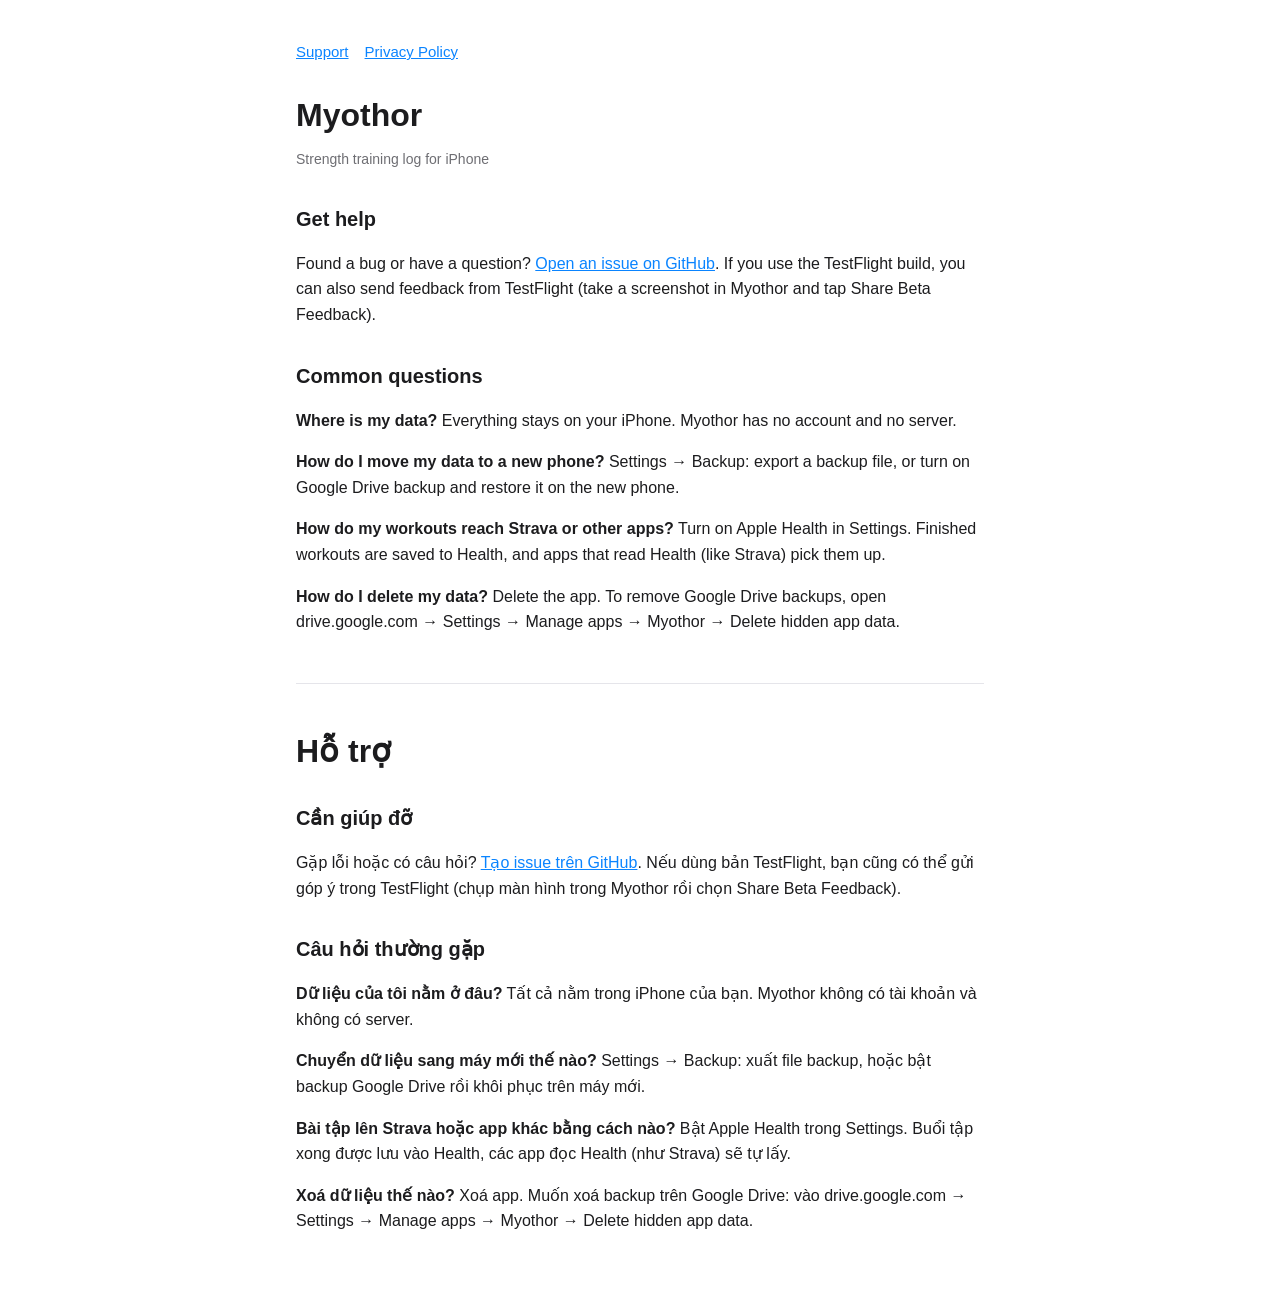
<file: index.html>
<!doctype html>
<html lang="en">
<head>
<meta charset="utf-8">
<meta name="viewport" content="width=device-width, initial-scale=1">
<title>Myothor Support</title>
<meta name="description" content="Support for Myothor, a strength training log for iPhone.">
<link rel="stylesheet" href="style.css">
</head>
<body>
<main>
<nav><a href="./">Support</a><a href="privacy.html">Privacy Policy</a></nav>

<h1>Myothor</h1>
<p class="muted">Strength training log for iPhone</p>

<h2>Get help</h2>
<p>Found a bug or have a question? <a href="https://github.com/huynhtamhao/myothor-site/issues/new">Open an issue on GitHub</a>. If you use the TestFlight build, you can also send feedback from TestFlight (take a screenshot in Myothor and tap Share Beta Feedback).</p>

<h2>Common questions</h2>
<p><strong>Where is my data?</strong> Everything stays on your iPhone. Myothor has no account and no server.</p>
<p><strong>How do I move my data to a new phone?</strong> Settings → Backup: export a backup file, or turn on Google Drive backup and restore it on the new phone.</p>
<p><strong>How do my workouts reach Strava or other apps?</strong> Turn on Apple Health in Settings. Finished workouts are saved to Health, and apps that read Health (like Strava) pick them up.</p>
<p><strong>How do I delete my data?</strong> Delete the app. To remove Google Drive backups, open drive.google.com → Settings → Manage apps → Myothor → Delete hidden app data.</p>

<hr>

<h1 lang="vi">Hỗ trợ</h1>
<div lang="vi">
<h2>Cần giúp đỡ</h2>
<p>Gặp lỗi hoặc có câu hỏi? <a href="https://github.com/huynhtamhao/myothor-site/issues/new">Tạo issue trên GitHub</a>. Nếu dùng bản TestFlight, bạn cũng có thể gửi góp ý trong TestFlight (chụp màn hình trong Myothor rồi chọn Share Beta Feedback).</p>

<h2>Câu hỏi thường gặp</h2>
<p><strong>Dữ liệu của tôi nằm ở đâu?</strong> Tất cả nằm trong iPhone của bạn. Myothor không có tài khoản và không có server.</p>
<p><strong>Chuyển dữ liệu sang máy mới thế nào?</strong> Settings → Backup: xuất file backup, hoặc bật backup Google Drive rồi khôi phục trên máy mới.</p>
<p><strong>Bài tập lên Strava hoặc app khác bằng cách nào?</strong> Bật Apple Health trong Settings. Buổi tập xong được lưu vào Health, các app đọc Health (như Strava) sẽ tự lấy.</p>
<p><strong>Xoá dữ liệu thế nào?</strong> Xoá app. Muốn xoá backup trên Google Drive: vào drive.google.com → Settings → Manage apps → Myothor → Delete hidden app data.</p>
</div>
</main>
</body>
</html>
</file>
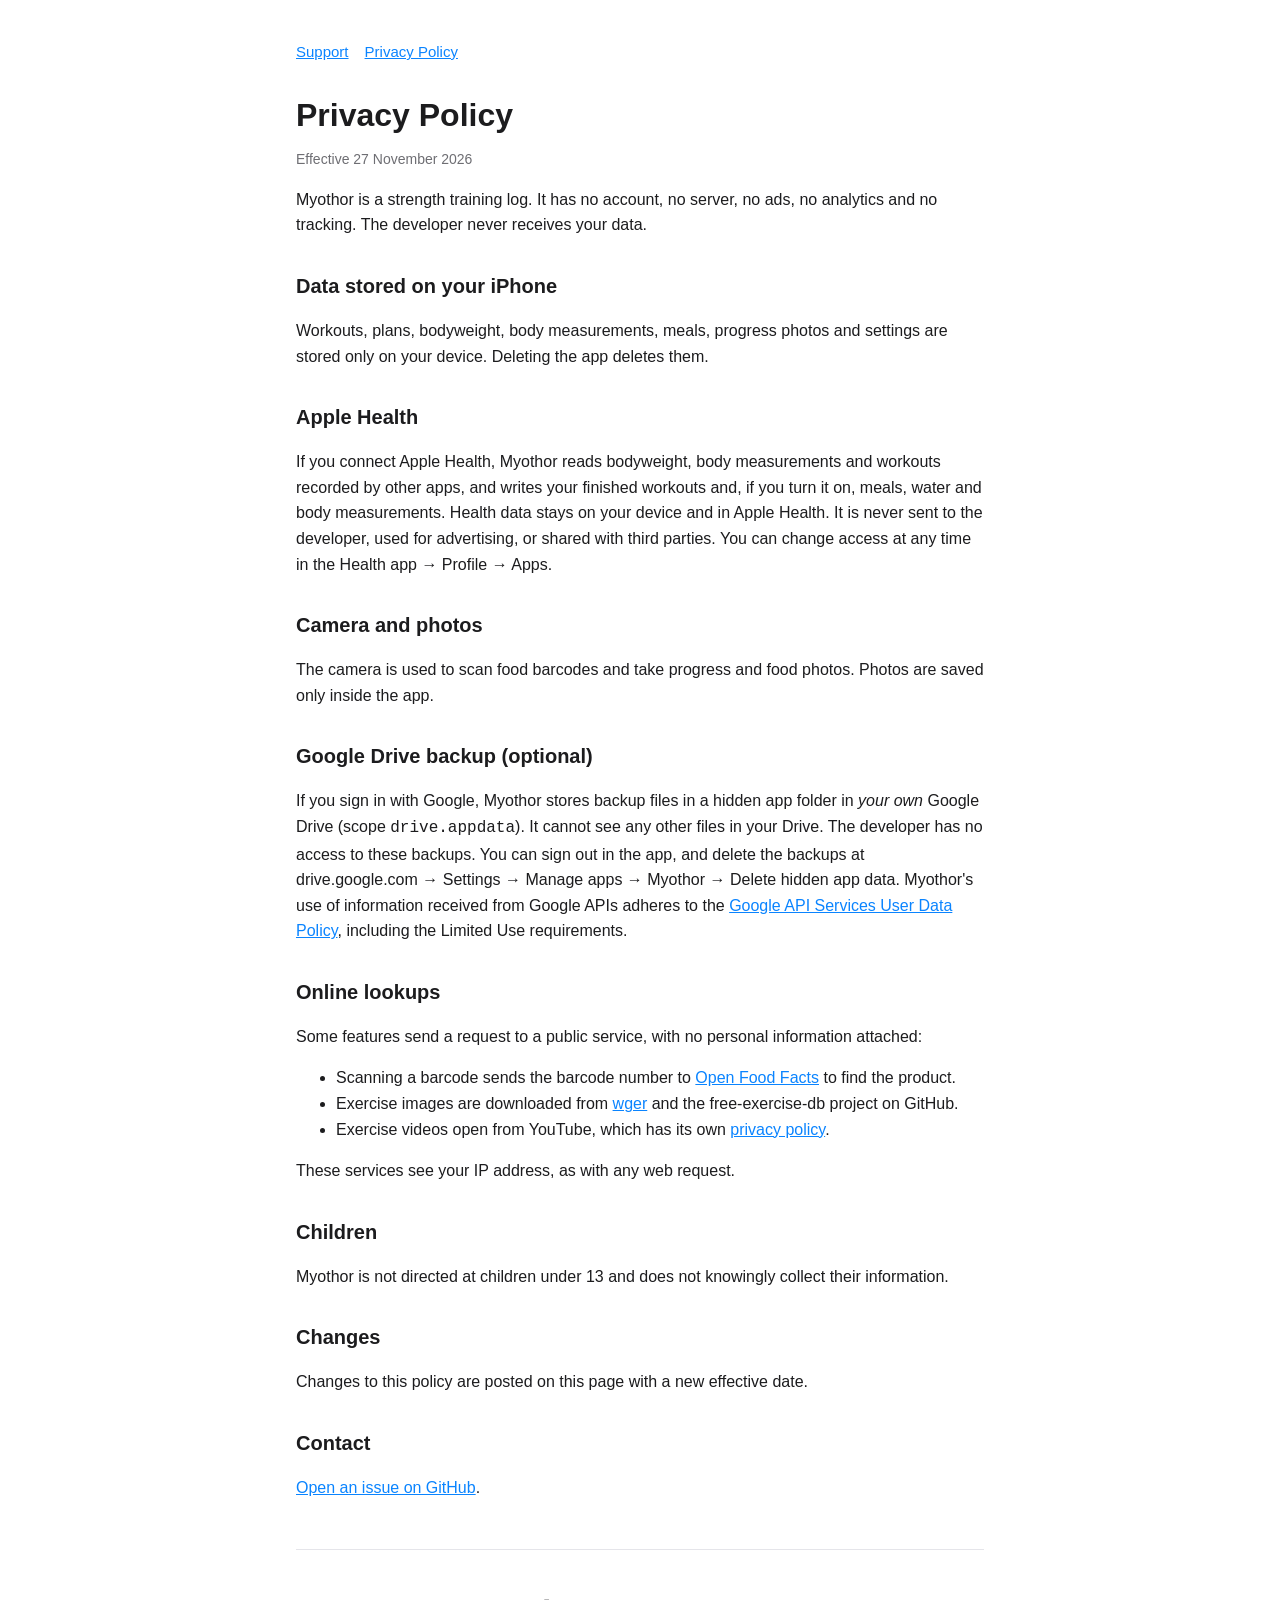
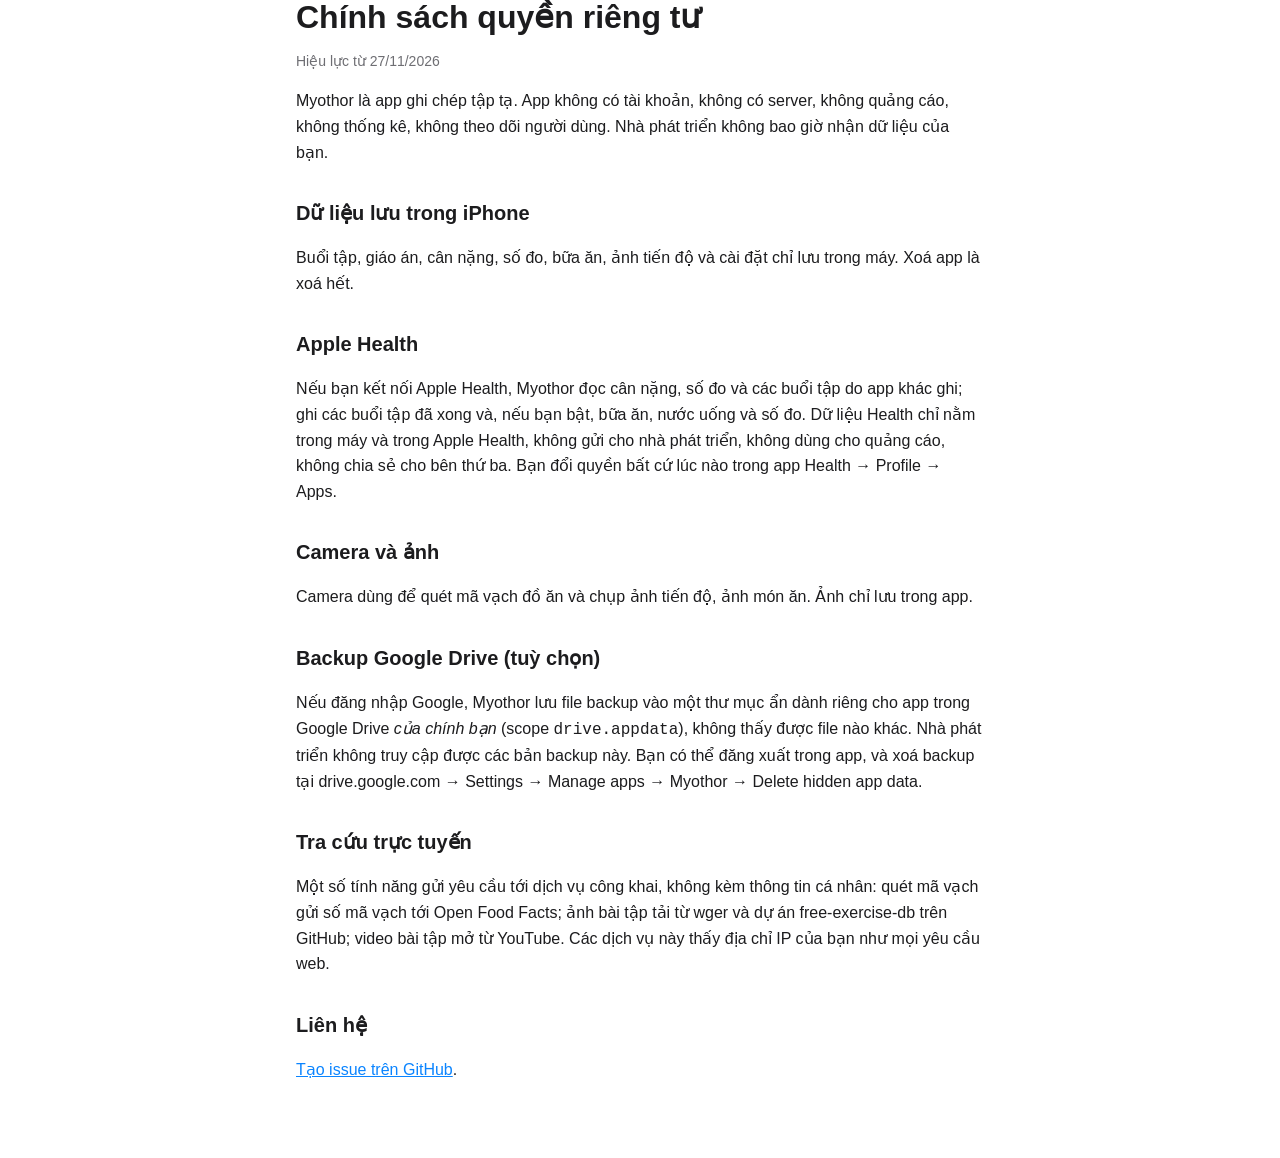
<file: privacy.html>
<!doctype html>
<html lang="en">
<head>
<meta charset="utf-8">
<meta name="viewport" content="width=device-width, initial-scale=1">
<title>Myothor Privacy Policy</title>
<meta name="description" content="How Myothor handles your data.">
<link rel="stylesheet" href="style.css">
</head>
<body>
<main>
<nav><a href="./">Support</a><a href="privacy.html">Privacy Policy</a></nav>

<h1>Privacy Policy</h1>
<p class="muted">Effective 27 November 2026</p>

<p>Myothor is a strength training log. It has no account, no server, no ads, no analytics and no tracking. The developer never receives your data.</p>

<h2>Data stored on your iPhone</h2>
<p>Workouts, plans, bodyweight, body measurements, meals, progress photos and settings are stored only on your device. Deleting the app deletes them.</p>

<h2>Apple Health</h2>
<p>If you connect Apple Health, Myothor reads bodyweight, body measurements and workouts recorded by other apps, and writes your finished workouts and, if you turn it on, meals, water and body measurements. Health data stays on your device and in Apple Health. It is never sent to the developer, used for advertising, or shared with third parties. You can change access at any time in the Health app → Profile → Apps.</p>

<h2>Camera and photos</h2>
<p>The camera is used to scan food barcodes and take progress and food photos. Photos are saved only inside the app.</p>

<h2>Google Drive backup (optional)</h2>
<p>If you sign in with Google, Myothor stores backup files in a hidden app folder in <em>your own</em> Google Drive (scope <code>drive.appdata</code>). It cannot see any other files in your Drive. The developer has no access to these backups. You can sign out in the app, and delete the backups at drive.google.com → Settings → Manage apps → Myothor → Delete hidden app data. Myothor's use of information received from Google APIs adheres to the <a href="https://developers.google.com/terms/api-services-user-data-policy">Google API Services User Data Policy</a>, including the Limited Use requirements.</p>

<h2>Online lookups</h2>
<p>Some features send a request to a public service, with no personal information attached:</p>
<ul>
<li>Scanning a barcode sends the barcode number to <a href="https://world.openfoodfacts.org">Open Food Facts</a> to find the product.</li>
<li>Exercise images are downloaded from <a href="https://wger.de">wger</a> and the free-exercise-db project on GitHub.</li>
<li>Exercise videos open from YouTube, which has its own <a href="https://policies.google.com/privacy">privacy policy</a>.</li>
</ul>
<p>These services see your IP address, as with any web request.</p>

<h2>Children</h2>
<p>Myothor is not directed at children under 13 and does not knowingly collect their information.</p>

<h2>Changes</h2>
<p>Changes to this policy are posted on this page with a new effective date.</p>

<h2>Contact</h2>
<p><a href="https://github.com/huynhtamhao/myothor-site/issues/new">Open an issue on GitHub</a>.</p>

<hr>

<div lang="vi">
<h1>Chính sách quyền riêng tư</h1>
<p class="muted">Hiệu lực từ 27/11/2026</p>

<p>Myothor là app ghi chép tập tạ. App không có tài khoản, không có server, không quảng cáo, không thống kê, không theo dõi người dùng. Nhà phát triển không bao giờ nhận dữ liệu của bạn.</p>

<h2>Dữ liệu lưu trong iPhone</h2>
<p>Buổi tập, giáo án, cân nặng, số đo, bữa ăn, ảnh tiến độ và cài đặt chỉ lưu trong máy. Xoá app là xoá hết.</p>

<h2>Apple Health</h2>
<p>Nếu bạn kết nối Apple Health, Myothor đọc cân nặng, số đo và các buổi tập do app khác ghi; ghi các buổi tập đã xong và, nếu bạn bật, bữa ăn, nước uống và số đo. Dữ liệu Health chỉ nằm trong máy và trong Apple Health, không gửi cho nhà phát triển, không dùng cho quảng cáo, không chia sẻ cho bên thứ ba. Bạn đổi quyền bất cứ lúc nào trong app Health → Profile → Apps.</p>

<h2>Camera và ảnh</h2>
<p>Camera dùng để quét mã vạch đồ ăn và chụp ảnh tiến độ, ảnh món ăn. Ảnh chỉ lưu trong app.</p>

<h2>Backup Google Drive (tuỳ chọn)</h2>
<p>Nếu đăng nhập Google, Myothor lưu file backup vào một thư mục ẩn dành riêng cho app trong Google Drive <em>của chính bạn</em> (scope <code>drive.appdata</code>), không thấy được file nào khác. Nhà phát triển không truy cập được các bản backup này. Bạn có thể đăng xuất trong app, và xoá backup tại drive.google.com → Settings → Manage apps → Myothor → Delete hidden app data.</p>

<h2>Tra cứu trực tuyến</h2>
<p>Một số tính năng gửi yêu cầu tới dịch vụ công khai, không kèm thông tin cá nhân: quét mã vạch gửi số mã vạch tới Open Food Facts; ảnh bài tập tải từ wger và dự án free-exercise-db trên GitHub; video bài tập mở từ YouTube. Các dịch vụ này thấy địa chỉ IP của bạn như mọi yêu cầu web.</p>

<h2>Liên hệ</h2>
<p><a href="https://github.com/huynhtamhao/myothor-site/issues/new">Tạo issue trên GitHub</a>.</p>
</div>
</main>
</body>
</html>
</file>
<file: style.css>
:root { --bg: #ffffff; --text: #1c1c1e; --muted: #6e6e73; --line: #e5e5ea; --accent: #0a84ff; }
@media (prefers-color-scheme: dark) {
  :root { --bg: #000000; --text: #f2f2f7; --muted: #98989f; --line: #2c2c2e; --accent: #64d2ff; }
}
* { box-sizing: border-box; }
body { margin: 0; background: var(--bg); color: var(--text);
  font: 16px/1.6 -apple-system, BlinkMacSystemFont, "Segoe UI", Roboto, sans-serif; }
main { max-width: 720px; margin: 0 auto; padding: 40px 16px 64px; }
h1 { font-size: 32px; line-height: 1.2; margin: 0 0 4px; }
h2 { font-size: 20px; margin: 32px 0 8px; }
p, li { color: var(--text); }
.muted { color: var(--muted); font-size: 14px; }
a { color: var(--accent); }
nav { display: flex; gap: 16px; margin-bottom: 32px; font-size: 15px; }
hr { border: 0; border-top: 1px solid var(--line); margin: 48px 0; }
</file>
